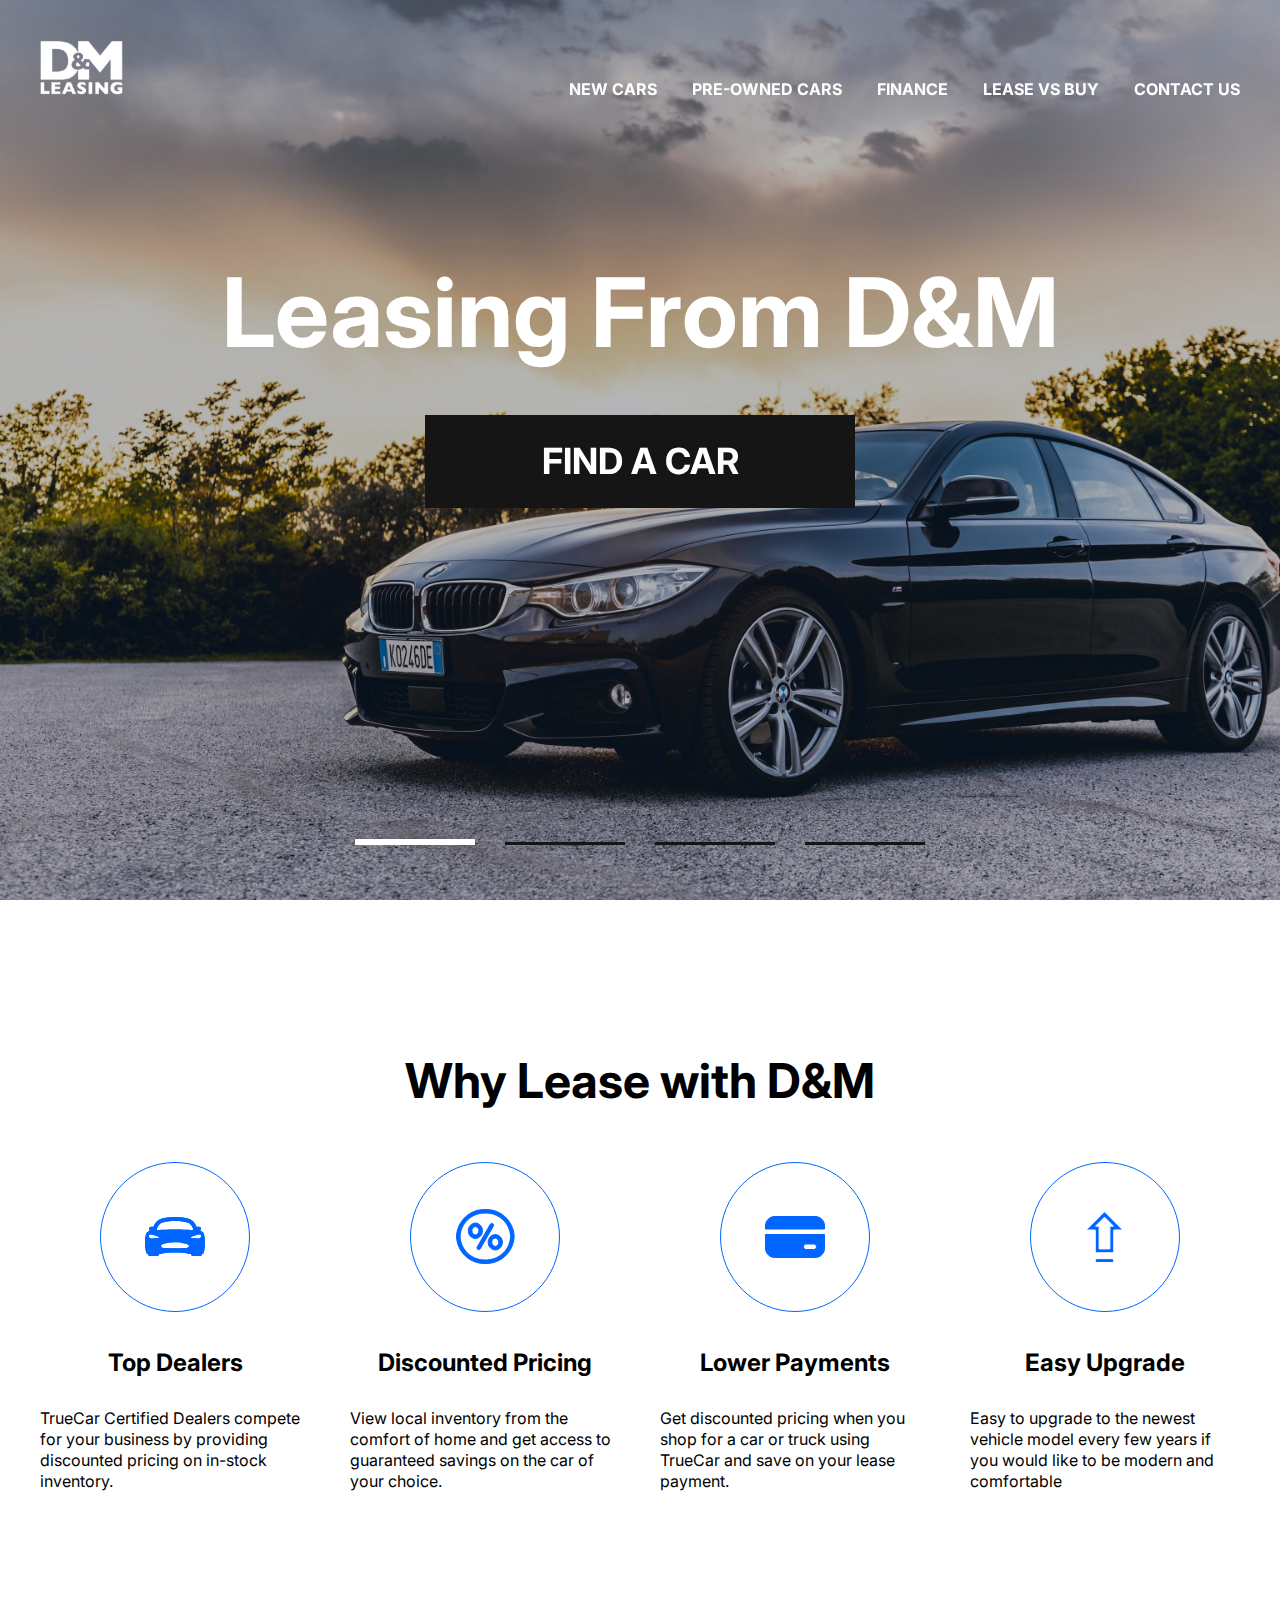
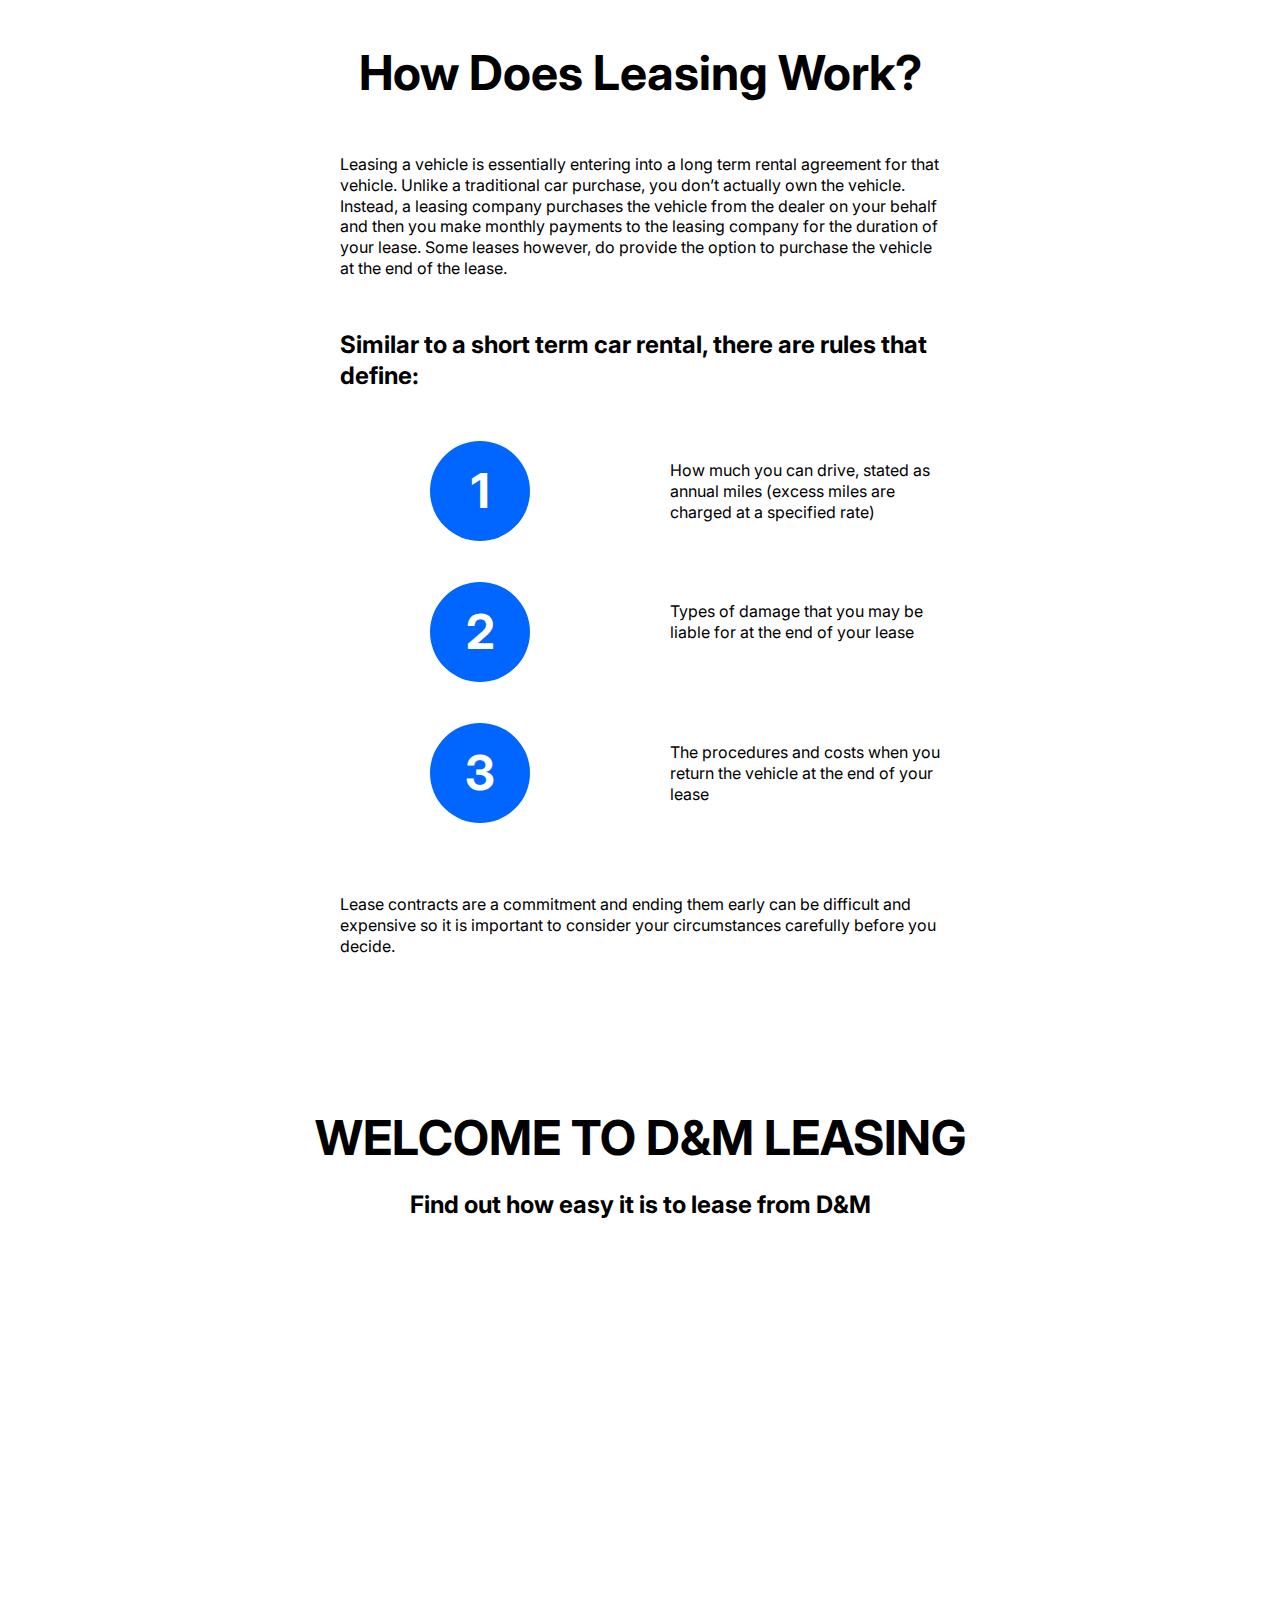
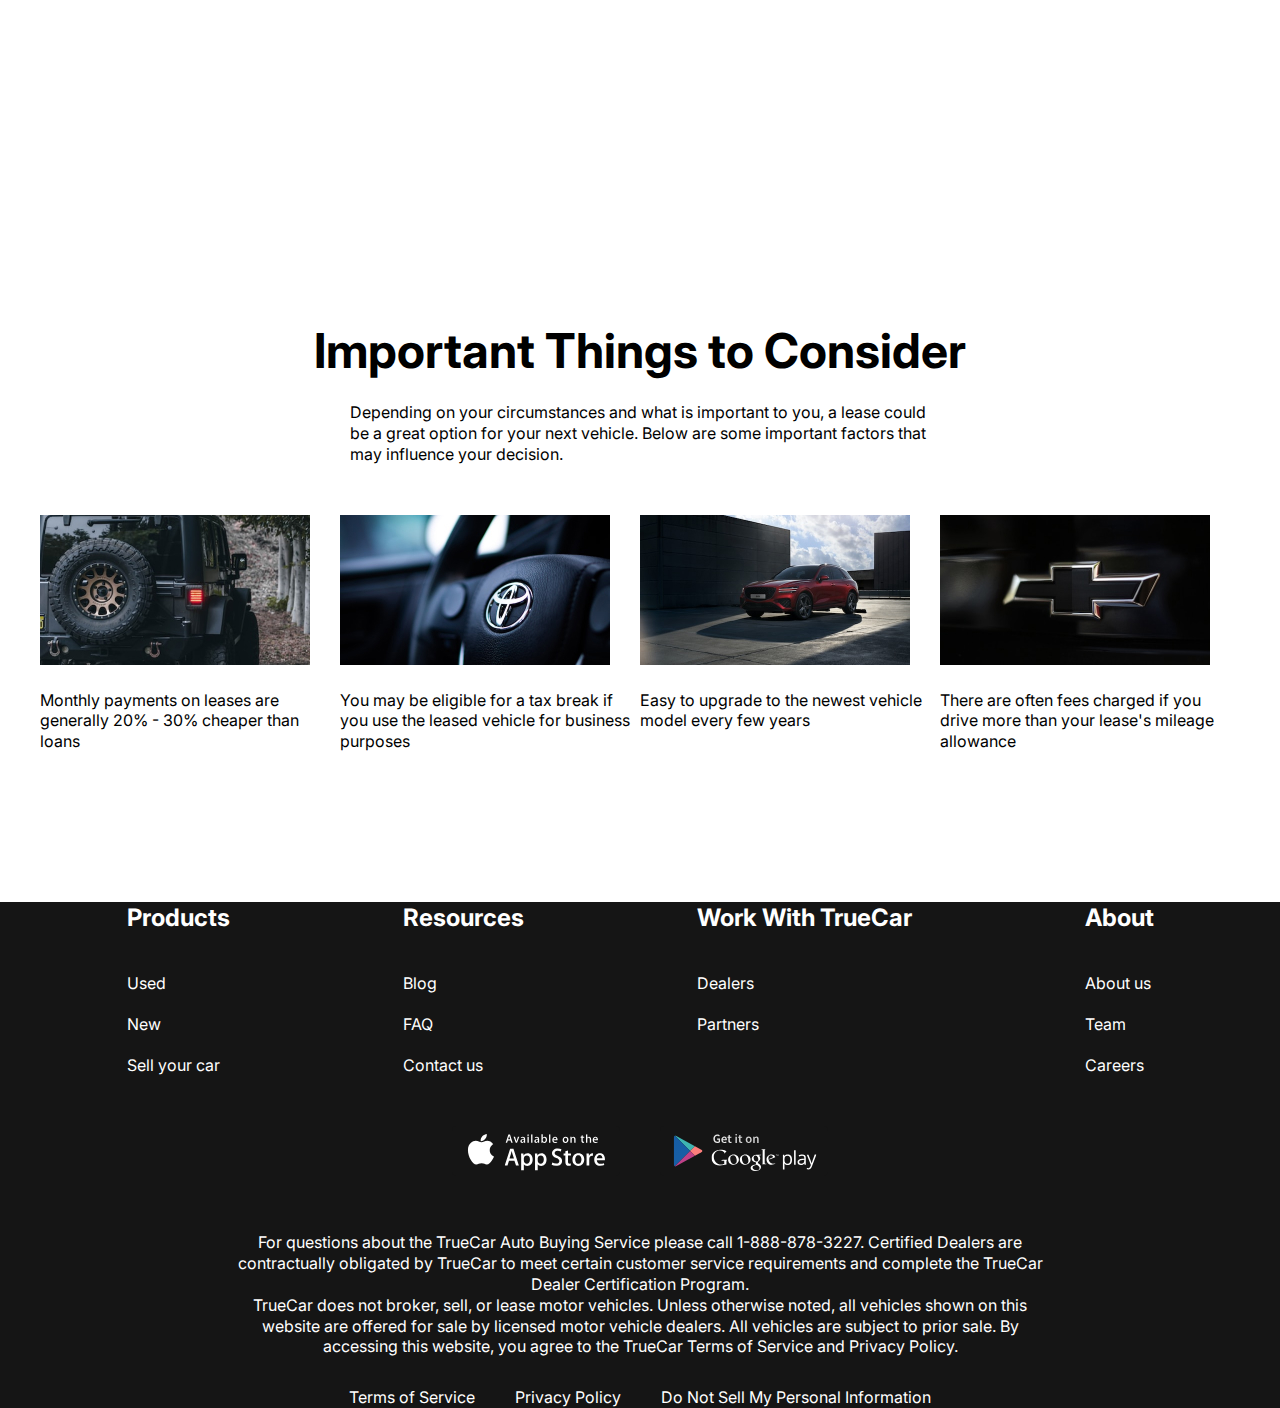
<file: index.html>
<!DOCTYPE html>
<html lang="en">

<head>
    <meta charset="UTF-8">
    <meta http-equiv="X-UA-Compatible" content="IE=edge">
    <meta name="viewport" content="width=device-width, initial-scale=1.0">
    <title>Document</title>
    <link rel="preconnect" href="https://fonts.googleapis.com">
    <link rel="preconnect" href="https://fonts.gstatic.com" crossorigin>
    <link href="https://fonts.googleapis.com/css2?family=Inter:wght@400;700&display=swap" rel="stylesheet">
    <link rel="stylesheet" href="https://cdn.jsdelivr.net/npm/swiper@9/swiper-bundle.min.css" />
    <link rel="stylesheet" href="css/style.css">
</head>

<body>

    <div class="wrapper">
        <header class="header header-main">
            <div class="container">
                <div class="header__inner">
                    <a href="index.html" class="logo">
                        <img src="images/logo.svg" alt="" class="logo__img">
                    </a>
                    <nav class="menu">
                        <ul class="menu__list">
                            <li class="menu__list-item">
                                <a href="#" class="menu__list-link">New Cars</a>
                            </li>
                            <li class="menu__list-item">
                                <a href="#" class="menu__list-link">Pre-owned Cars</a>
                            </li>
                            <li class="menu__list-item">
                                <a href="#" class="menu__list-link">Finance</a>
                            </li>
                            <li class="menu__list-item">
                                <a href="#" class="menu__list-link">Lease vs buy </a>
                            </li>
                            <li class="menu__list-item">
                                <a href="contacts.html" class="menu__list-link">contact us</a>
                            </li>
                        </ul>
                    </nav>
                </div>
            </div>
        </header>
        <!-- MAIN -->
        <main class="main">
            <section class="top">
                <div class="container">
                    <h1 class="title">
                        Leasing From D&M
                    </h1>
                    <a href="#" class="top__link">
                        FIND A CAR
                    </a>
                </div>
            </section>
            <div class="slider">
                <div class="swiper">
                    <div class="swiper-wrapper">
                        <div class="swiper-slide" style="background-image: url(images/slide-1.jpg);"></div>
                        <div class="swiper-slide" style="background-image: url(images/slide-1.jpg);"></div>
                        <div class="swiper-slide" style="background-image: url(images/slide-1.jpg);"></div>
                        <div class="swiper-slide" style="background-image: url(images/slide-1.jpg);"></div>
                    </div>
                    <div class="swiper-pagination"></div>
                </div>
            </div>

            <section class="why-lease">
                <div class="container">
                    <h2 class="section-title">
                        Why Lease with D&M
                    </h2>
                    <ul class="why-lease__least">
                        <li class="why-lease__item">
                            <img class="why-lease__item-img" src="images/why-lease-1.svg" alt="">
                            <h3 class="why-lease__item-title">Top Dealers</h3>
                            <p class="why-lease__item-text">
                                TrueCar Certified Dealers compete for your business by providing discounted pricing on
                                in-stock inventory.
                            </p>
                        </li>
                        <li class="why-lease__item">
                            <img class="why-lease__item-img" src="images/why-lease-2.svg" alt="">
                            <h3 class="why-lease__item-title">Discounted Pricing</h3>
                            <p class="why-lease__item-text">
                                View local inventory from the comfort of home and get access to guaranteed savings on
                                the car of your choice.
                            </p>
                        </li>
                        <li class="why-lease__item">
                            <img class="why-lease__item-img" src="images/why-lease-3.svg" alt="">
                            <h3 class="why-lease__item-title">Lower Payments</h3>
                            <p class="why-lease__item-text">
                                Get discounted pricing when you shop for a car or truck using TrueCar and save on your
                                lease payment.
                            </p>
                        </li>
                        <li class="why-lease__item">
                            <img class="why-lease__item-img" src="images/why-lease-4.svg" alt="">
                            <h3 class="why-lease__item-title">Easy Upgrade</h3>
                            <p class="why-lease__item-text">
                                Easy to upgrade to the newest vehicle model every few years if you would like to be
                                modern and comfortable
                            </p>
                        </li>
                    </ul>
                </div>
            </section>
            <section class="how-does">
                <div class="container">
                    <div class="how-does__inner">
                        <h2 class="section-title">
                            How Does Leasing Work?
                        </h2>
                        <p class="how-does__text">
                            Leasing a vehicle is essentially entering into a long term rental agreement for that
                            vehicle. Unlike a traditional car purchase, you don’t actually own the vehicle. Instead, a
                            leasing company purchases the vehicle from the dealer on your behalf and then you make
                            monthly payments to the leasing company for the duration of your lease. Some leases however,
                            do provide the option to purchase the vehicle at the end of the lease.
                        </p>
                        <h4 class="how__does-title">
                            Similar to a short term car rental, there are rules that define:
                        </h4>
                        <ol class="how__does-list">
                            <li class="how__does-item">How much you can drive, stated as annual miles (excess miles are
                                charged at a specified rate)</li>
                            <li class="how__does-item">Types of damage that you may be liable for at the end of your
                                lease</li>
                            <li class="how__does-item">The procedures and costs when you return the vehicle at the end
                                of your lease</li>
                        </ol>
                        <p class="how-does__text">
                            Lease contracts are a commitment and ending them early can be difficult and expensive so it
                            is important to consider your circumstances carefully before you decide.
                        </p>

                    </div>
                </div>
            </section>

            <section class="video">
                <div class="container">
                    <h2 class="section-title video__title">
                        WELCOME TO D&M LEASING
                    </h2>
                    <p class="video__text">
                        Find out how easy it is to lease from D&M
                    </p>
                    <iframe class="video__content" width="1000" height="500"
                        src="https://www.youtube.com/embed/lq149gCzkvE?controls=0" title="YouTube video player"
                        frameborder="0"
                        allow="accelerometer; autoplay; clipboard-write; encrypted-media; gyroscope; picture-in-picture; web-share"
                        allowfullscreen></iframe>
                </div>
            </section>

            <section class="important">
                <div class="container">
                    <h2 class="section-title important__title">
                        Important Things to Consider
                    </h2>
                    <p class="important__text">Depending on your circumstances and what is important to you, a lease
                        could be a great option for your next vehicle. Below are some important factors that may
                        influence your decision.
                    </p>
                    <ul class="important__list">
                        <li class="important_item">
                            <img src="images/imp-1.jpg" alt="" class="important__item-img">
                            <p class="important__item-text">
                                Monthly payments on leases are generally 20% - 30% cheaper than loans
                            </p>
                        </li>
                        <li class="important_item">
                            <img src="images/imp-2.jpg" alt="" class="important__item-img">
                            <p class="important__item-text">
You may be eligible for a tax break if you use the leased vehicle for business purposes                            </p>
                        </li>
                        <li class="important_item">
                            <img src="images/imp-3.jpg" alt="" class="important__item-img">
                            <p class="important__item-text">
Easy to upgrade to the newest vehicle model every few years                            </p>
                        </li>
                        <li class="important_item">
                            <img src="images/imp-4.jpg" alt="" class="important__item-img">
                            <p class="important__item-text">
There are often fees charged if you drive more than your lease's mileage allowance                            </p>
                        </li>
                    </ul>
                </div>
            </section>

        </main>
        <!-- Footer -->
        <footer class="footer">
            <div class="container">
                <nav class="footer__menu">
                    <ul class="footer__menu-list">
                        <li class="footer__menu-item">
                            <p class="footer__menu-title">Products</p>
                        </li>
                        <li class="footer__menu-item"><a href="#" class="footer__menu-link">Used</a></li>
                        <li class="footer__menu-item"><a href="#" class="footer__menu-link">New</a></li>
                        <li class="footer__menu-item"><a href="#" class="footer__menu-link">Sell your car</a></li>
                    </ul>
                    <ul class="footer__menu-list">
                        <li class="footer__menu-item">
                            <p class="footer__menu-title">Resources</p></a>
                        </li>
                        <li class="footer__menu-item"><a href="#" class="footer__menu-link">Blog</a></li>
                        <li class="footer__menu-item"><a href="#" class="footer__menu-link">FAQ</a></li>
                        <li class="footer__menu-item"><a href="#" class="footer__menu-link">Contact us</a></li>
                    </ul>
                    <ul class="footer__menu-list">
                        <li class="footer__menu-item">
                            <p class="footer__menu-title">Work With TrueCar</p></a>
                        </li>
                        <li class="footer__menu-item"><a href="#" class="footer__menu-link">Dealers</a></li>
                        <li class="footer__menu-item"><a href="#" class="footer__menu-link">Partners</a></li>
                    </ul>
                    <ul class="footer__menu-list">
                        <li class="footer__menu-item">
                            <p class="footer__menu-title">About</p></a>
                        </li>
                        <li class="footer__menu-item"><a href="#" class="footer__menu-link">About us</a></li>
                        <li class="footer__menu-item"><a href="#" class="footer__menu-link">Team</a></li>
                        <li class="footer__menu-item"><a href="#" class="footer__menu-link">Careers</a></li>
                    </ul>
                </nav>
                <ul class="app">
                    <li class="app__item">
                        <a href="#" class="app__item-link">
                            <img class="app__item-img" src="images/appstore.svg" alt="">
                        </a>
                    </li>
                    <li class="app__item">
                        <a href="#" class="app__item-link">
                            <img class="app__item-img" src="images/googleplay.svg" alt="">
                        </a>
                    </li>
                </ul>
                <div class="footer__copy">
                    <p class="footer__copy-text">For questions about the TrueCar Auto Buying Service please call
                        1-888-878-3227.
                        Certified Dealers are contractually obligated by TrueCar to meet certain customer service
                        requirements and complete the TrueCar Dealer Certification Program.
                    </p>
                    <p class="footer__copy-text">TrueCar does not broker, sell, or lease motor vehicles. Unless
                        otherwise noted, all vehicles shown on this website are offered for sale by licensed motor
                        vehicle dealers. All vehicles are subject to prior sale. By accessing this website, you agree to
                        the TrueCar Terms of Service and Privacy Policy.
                    </p>
                </div>
                <nav class="copy__nav">
                    <ul class="copy__nav-list">
                        <li class="copy__nav-item"><a href="#" class="copy__nav-link">Terms of Service</a></li>
                        <li class="copy__nav-item"><a href="#" class="copy__nav-link">Privacy Policy</a></li>
                        <li class="copy__nav-item"><a href="#" class="copy__nav-link">Do Not Sell My Personal
                                Information</a></li>
                    </ul>
                </nav>
            </div>
        </footer>
    </div>

    <script src="https://cdn.jsdelivr.net/npm/swiper@9/swiper-bundle.min.js"></script>
    <script src="js/main.js"></script>

</body>

</html>
</file>
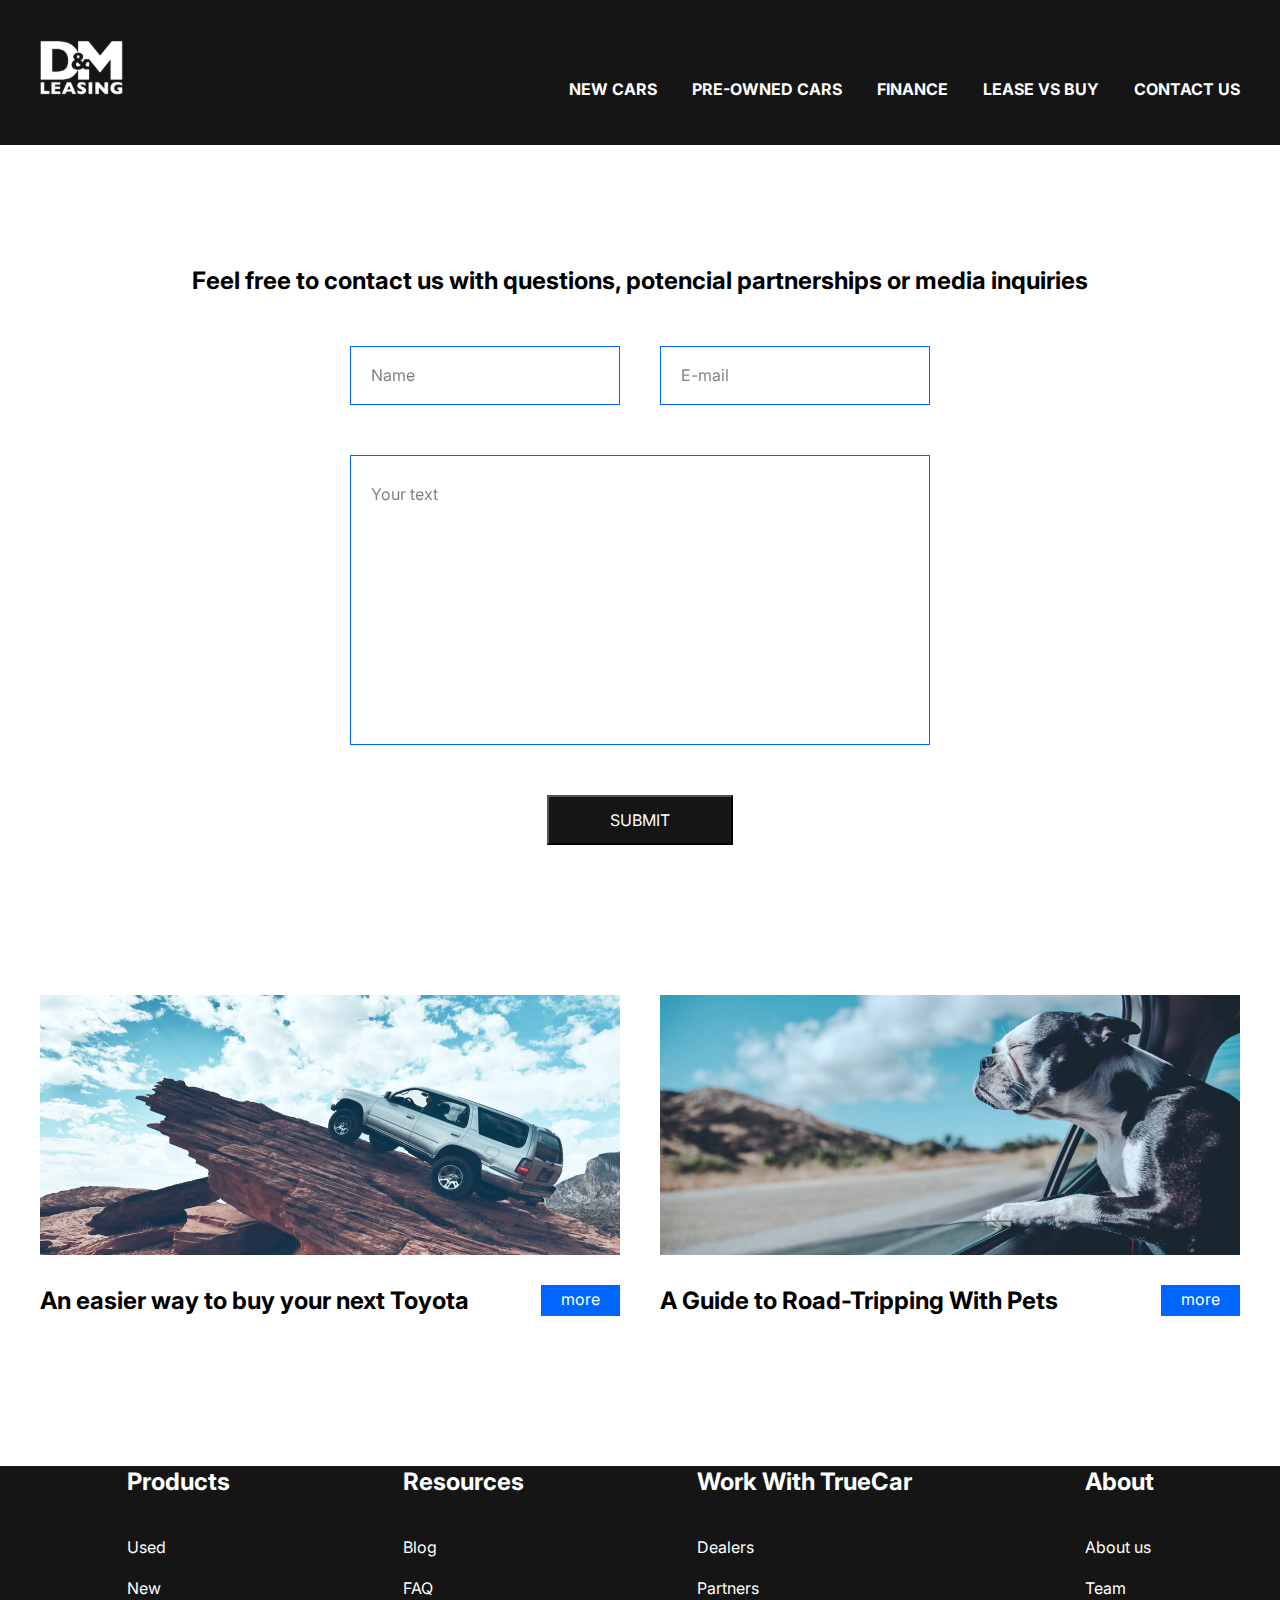
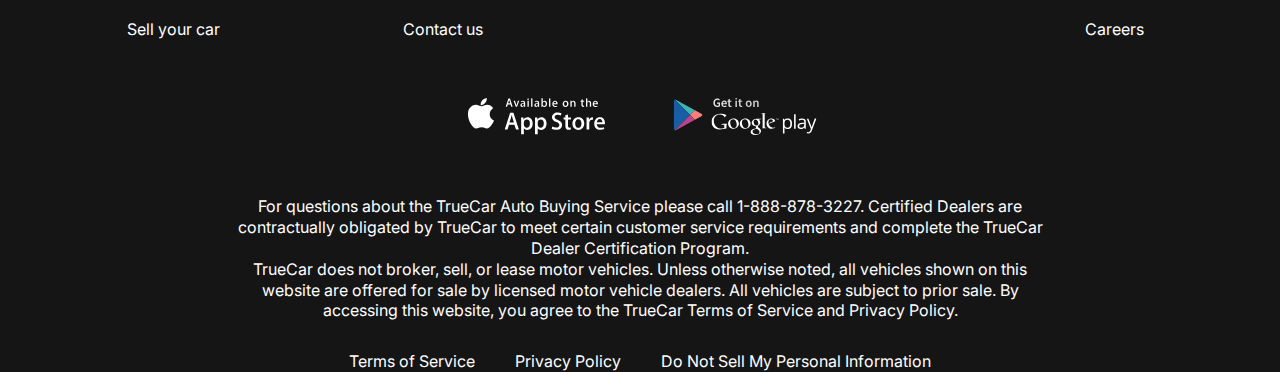
<file: contacts.html>
<!DOCTYPE html>
<html lang="en">

<head>
    <meta charset="UTF-8">
    <meta http-equiv="X-UA-Compatible" content="IE=edge">
    <meta name="viewport" content="width=device-width, initial-scale=1.0">
    <title>Document</title>
    <link rel="preconnect" href="https://fonts.googleapis.com">
    <link rel="preconnect" href="https://fonts.gstatic.com" crossorigin>
    <link href="https://fonts.googleapis.com/css2?family=Inter:wght@400;700&display=swap" rel="stylesheet">
    <link rel="stylesheet" href="css/style.css">
</head>

<body>

    <div class="wrapper">
        <header class="header">
            <div class="container">
                <div class="header__inner">
                    <a href="index.html" class="logo">
                        <img src="images/logo.svg" alt="" class="logo__img">
                    </a>
                    <nav class="menu">
                        <ul class="menu__list">
                            <li class="menu__list-item">
                                <a href="new-cars.html" class="menu__list-link">New Cars</a>
                            </li>
                            <li class="menu__list-item">
                                <a href="#" class="menu__list-link">Pre-owned Cars</a>
                            </li>
                            <li class="menu__list-item">
                                <a href="#" class="menu__list-link">Finance</a>
                            </li>
                            <li class="menu__list-item">
                                <a href="#" class="menu__list-link">Lease vs buy </a>
                            </li>
                            <li class="menu__list-item">
                                <a href="#" class="menu__list-link">contact us</a>
                            </li>
                        </ul>
                    </nav>
                </div>
            </div>
        </header>
        <main class="main">

            <section class="contacts">
                <div class="container">
                    <h2 class="section-title contacts__title"></h2>
                    <p class="contacts__text">Feel free to contact us with questions, potencial partnerships or media
                        inquiries
                    </p>
                    <form action="#" class="form">
                        <input type="text" class="form__input" placeholder="Name">
                        <input type="email" class="form__input" placeholder="E-mail">
                        <textarea class="form__textarea" placeholder="Your text"></textarea>
                        <button class="form__btn" type="submit">SUBMIT</button>
                    </form>
                </div>
            </section>
            <section class="blog">
                <div class="container">
                    <div class="blog__items">
                        <div class="blog__item">
                            <img src="images/blog-1.jpg" alt="" class="blog__item-img">
                            <h4 class="blog__item-title">An easier way to buy your next Toyota</h4>
                            <a href="" class="blog__item-link">more</a>
                        </div>
                        <div class="blog__item">
                            <img src="images/blog-2.jpg" alt="" class="blog__item-img">
                            <h4 class="blog__item-title">A Guide to Road-Tripping With Pets</h4>
                            <a href="" class="blog__item-link">more</a>
                        </div>
                    </div>
                </div>
            </section>

        </main>
        <footer class="footer">
            <div class="container">
                <nav class="footer__menu">
                    <ul class="footer__menu-list">
                        <li class="footer__menu-item">
                            <p class="footer__menu-title">Products</p>
                        </li>
                        <li class="footer__menu-item"><a href="#" class="footer__menu-link">Used</a></li>
                        <li class="footer__menu-item"><a href="#" class="footer__menu-link">New</a></li>
                        <li class="footer__menu-item"><a href="#" class="footer__menu-link">Sell your car</a></li>
                    </ul>
                    <ul class="footer__menu-list">
                        <li class="footer__menu-item">
                            <p class="footer__menu-title">Resources</p></a>
                        </li>
                        <li class="footer__menu-item"><a href="#" class="footer__menu-link">Blog</a></li>
                        <li class="footer__menu-item"><a href="#" class="footer__menu-link">FAQ</a></li>
                        <li class="footer__menu-item"><a href="#" class="footer__menu-link">Contact us</a></li>
                    </ul>
                    <ul class="footer__menu-list">
                        <li class="footer__menu-item">
                            <p class="footer__menu-title">Work With TrueCar</p></a>
                        </li>
                        <li class="footer__menu-item"><a href="#" class="footer__menu-link">Dealers</a></li>
                        <li class="footer__menu-item"><a href="#" class="footer__menu-link">Partners</a></li>
                    </ul>
                    <ul class="footer__menu-list">
                        <li class="footer__menu-item">
                            <p class="footer__menu-title">About</p></a>
                        </li>
                        <li class="footer__menu-item"><a href="#" class="footer__menu-link">About us</a></li>
                        <li class="footer__menu-item"><a href="#" class="footer__menu-link">Team</a></li>
                        <li class="footer__menu-item"><a href="#" class="footer__menu-link">Careers</a></li>
                    </ul>
                </nav>
                <ul class="app">
                    <li class="app__item">
                        <a href="#" class="app__item-link">
                            <img class="app__item-img" src="images/appstore.svg" alt="">
                        </a>
                    </li>
                    <li class="app__item">
                        <a href="#" class="app__item-link">
                            <img class="app__item-img" src="images/googleplay.svg" alt="">
                        </a>
                    </li>
                </ul>
                <div class="footer__copy">
                    <p class="footer__copy-text">For questions about the TrueCar Auto Buying Service please call
                        1-888-878-3227.
                        Certified Dealers are contractually obligated by TrueCar to meet certain customer service
                        requirements and complete the TrueCar Dealer Certification Program.
                    </p>
                    <p class="footer__copy-text">TrueCar does not broker, sell, or lease motor vehicles. Unless
                        otherwise noted, all vehicles shown on this website are offered for sale by licensed motor
                        vehicle dealers. All vehicles are subject to prior sale. By accessing this website, you agree to
                        the TrueCar Terms of Service and Privacy Policy.
                    </p>
                </div>
                <nav class="copy__nav">
                    <ul class="copy__nav-list">
                        <li class="copy__nav-item"><a href="#" class="copy__nav-link">Terms of Service</a></li>
                        <li class="copy__nav-item"><a href="#" class="copy__nav-link">Privacy Policy</a></li>
                        <li class="copy__nav-item"><a href="#" class="copy__nav-link">Do Not Sell My Personal
                                Information</a></li>
                    </ul>
                </nav>
            </div>
        </footer>
    </div>

</body>

</html>
</file>
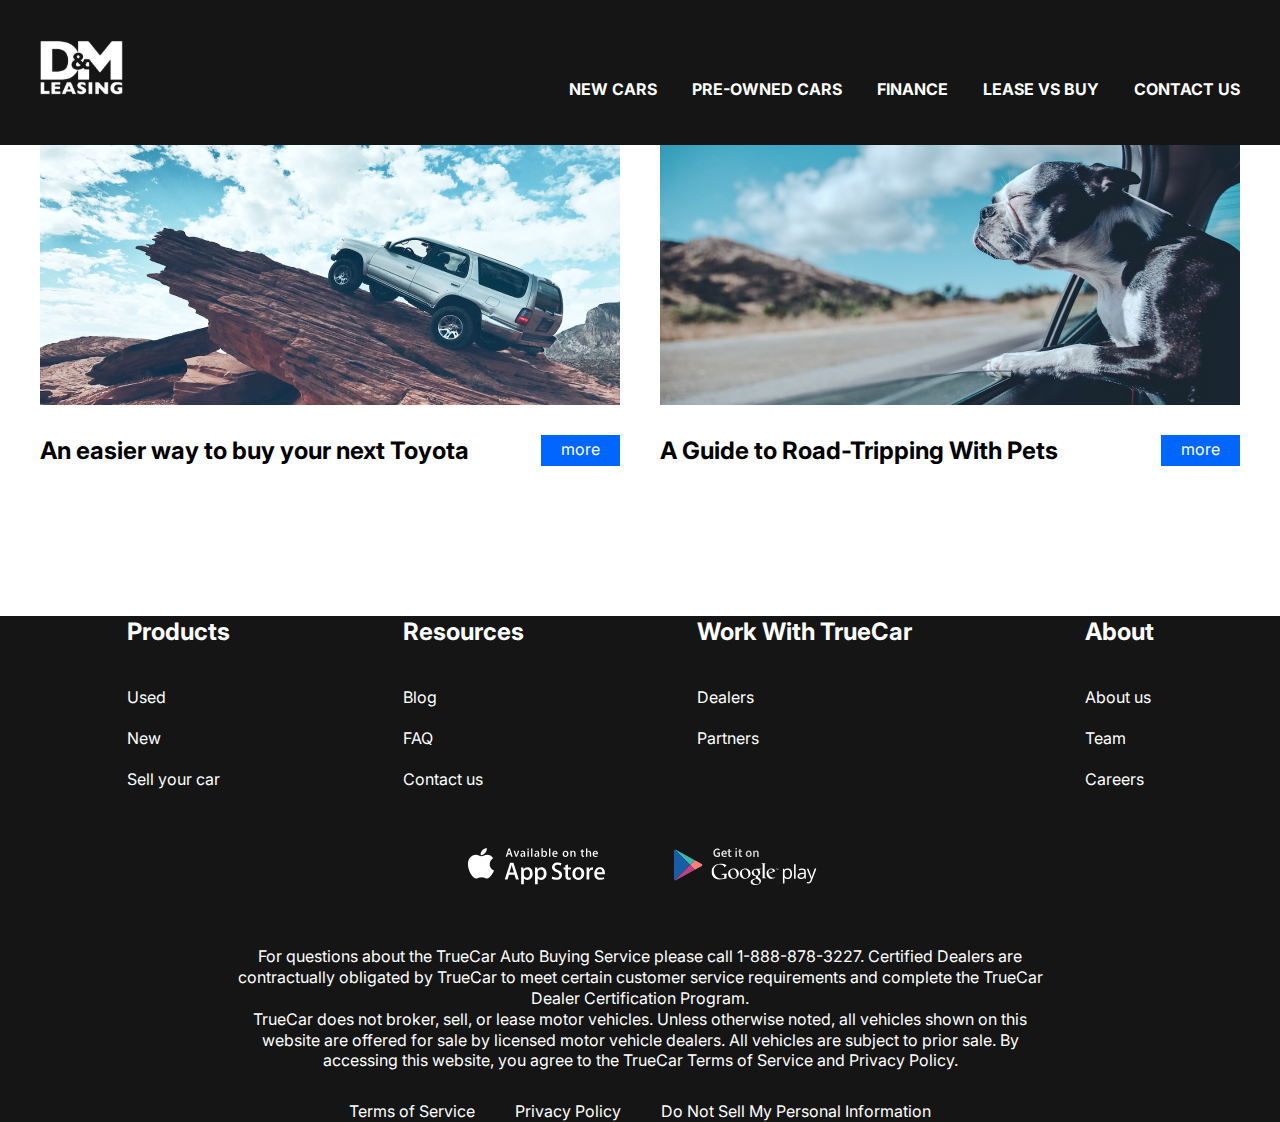
<file: new-cars.html>
<!DOCTYPE html>
<html lang="en">

<head>
    <meta charset="UTF-8">
    <meta http-equiv="X-UA-Compatible" content="IE=edge">
    <meta name="viewport" content="width=device-width, initial-scale=1.0">
    <title>Document</title>
    <link rel="preconnect" href="https://fonts.googleapis.com">
    <link rel="preconnect" href="https://fonts.gstatic.com" crossorigin>
    <link href="https://fonts.googleapis.com/css2?family=Inter:wght@400;700&display=swap" rel="stylesheet">
    <link rel="stylesheet" href="css/style.css">
</head>

<body>

    <div class="wrapper">
        <header class="header">
            <div class="container">
                <div class="header__inner">
                    <a href="index.html" class="logo">
                        <img src="images/logo.svg" alt="" class="logo__img">
                    </a>
                    <nav class="menu">
                        <ul class="menu__list">
                            <li class="menu__list-item">
                                <a href="#" class="menu__list-link">New Cars</a>
                            </li>
                            <li class="menu__list-item">
                                <a href="#" class="menu__list-link">Pre-owned Cars</a>
                            </li>
                            <li class="menu__list-item">
                                <a href="#" class="menu__list-link">Finance</a>
                            </li>
                            <li class="menu__list-item">
                                <a href="#" class="menu__list-link">Lease vs buy </a>
                            </li>
                            <li class="menu__list-item">
                                <a href="contacts.html" class="menu__list-link">contact us</a>
                            </li>
                        </ul>
                    </nav>
                </div>
            </div>
        </header>
        <main class="main">
            <section class="blog">
                <div class="container">
                    <div class="blog__items">
                        <div class="blog__item">
                            <img src="images/blog-1.jpg" alt="" class="blog__item-img">
                            <h4 class="blog__item-title">An easier way to buy your next Toyota</h4>
                            <a href="" class="blog__item-link">more</a>
                        </div>
                        <div class="blog__item">
                            <img src="images/blog-2.jpg" alt="" class="blog__item-img">
                            <h4 class="blog__item-title">A Guide to Road-Tripping With Pets</h4>
                            <a href="" class="blog__item-link">more</a>
                        </div>
                    </div>
                </div>
            </section>
        </main>
        <footer class="footer">
            <div class="container">
                <nav class="footer__menu">
                    <ul class="footer__menu-list">
                        <li class="footer__menu-item">
                            <p class="footer__menu-title">Products</p>
                        </li>
                        <li class="footer__menu-item"><a href="#" class="footer__menu-link">Used</a></li>
                        <li class="footer__menu-item"><a href="#" class="footer__menu-link">New</a></li>
                        <li class="footer__menu-item"><a href="#" class="footer__menu-link">Sell your car</a></li>
                    </ul>
                    <ul class="footer__menu-list">
                        <li class="footer__menu-item">
                            <p class="footer__menu-title">Resources</p></a>
                        </li>
                        <li class="footer__menu-item"><a href="#" class="footer__menu-link">Blog</a></li>
                        <li class="footer__menu-item"><a href="#" class="footer__menu-link">FAQ</a></li>
                        <li class="footer__menu-item"><a href="#" class="footer__menu-link">Contact us</a></li>
                    </ul>
                    <ul class="footer__menu-list">
                        <li class="footer__menu-item">
                            <p class="footer__menu-title">Work With TrueCar</p></a>
                        </li>
                        <li class="footer__menu-item"><a href="#" class="footer__menu-link">Dealers</a></li>
                        <li class="footer__menu-item"><a href="#" class="footer__menu-link">Partners</a></li>
                    </ul>
                    <ul class="footer__menu-list">
                        <li class="footer__menu-item">
                            <p class="footer__menu-title">About</p></a>
                        </li>
                        <li class="footer__menu-item"><a href="#" class="footer__menu-link">About us</a></li>
                        <li class="footer__menu-item"><a href="#" class="footer__menu-link">Team</a></li>
                        <li class="footer__menu-item"><a href="#" class="footer__menu-link">Careers</a></li>
                    </ul>
                </nav>
                <ul class="app">
                    <li class="app__item">
                        <a href="#" class="app__item-link">
                            <img class="app__item-img" src="images/appstore.svg" alt="">
                        </a>
                    </li>
                    <li class="app__item">
                        <a href="#" class="app__item-link">
                            <img class="app__item-img" src="images/googleplay.svg" alt="">
                        </a>
                    </li>
                </ul>
                <div class="footer__copy">
                    <p class="footer__copy-text">For questions about the TrueCar Auto Buying Service please call
                        1-888-878-3227.
                        Certified Dealers are contractually obligated by TrueCar to meet certain customer service
                        requirements and complete the TrueCar Dealer Certification Program.
                    </p>
                    <p class="footer__copy-text">TrueCar does not broker, sell, or lease motor vehicles. Unless
                        otherwise noted, all vehicles shown on this website are offered for sale by licensed motor
                        vehicle dealers. All vehicles are subject to prior sale. By accessing this website, you agree to
                        the TrueCar Terms of Service and Privacy Policy.
                    </p>
                </div>
                <nav class="copy__nav">
                    <ul class="copy__nav-list">
                        <li class="copy__nav-item"><a href="#" class="copy__nav-link">Terms of Service</a></li>
                        <li class="copy__nav-item"><a href="#" class="copy__nav-link">Privacy Policy</a></li>
                        <li class="copy__nav-item"><a href="#" class="copy__nav-link">Do Not Sell My Personal
                                Information</a></li>
                    </ul>
                </nav>
            </div>
        </footer>
    </div>

</body>

</html>
</file>
<file: css/style.css>
html {
    box-sizing: border-box;
}

*,
*::after,
*::before {
    box-sizing: inherit;
    margin: 0;
    padding: 0;
}

html,
body {
    height: 100%;
}

ul {
    list-style-type: none;
}

a {
    text-decoration: none;
    color: inherit;
}

.section-title {
    margin-bottom: 50px;
    font-size: 48px;
    font-weight: 700;
    text-align: center;
}

.wrapper {
    min-height: 100%;
    display: flex;
    flex-direction: column;
}

.container {
    max-width: 1220px;
    margin: 0 auto;
    padding: 0 10px;
}

body {
    font-family: 'Inter', sans-serif;
    font-size: 16px;
    font-weight: 400;
    line-height: 1.3;
}

.header {
    background-color: #151515;
}

.header-main {
    background-color: transparent;
    position: absolute;
    z-index: 10;
    left: 0;
    right: 0;
}

.header__inner {
    padding-top: 40px;
    padding-bottom: 45px;
    display: flex;
    justify-content: space-between;
    align-items: flex-end;
}

.menu__list {
    display: flex;
    gap: 35px;
}

.menu__list-link {
    color: #fff;
    text-transform: uppercase;
    font-weight: 700;

}

.footer {
    background-color: #151515;
    padding: 50px 0 32x;
    color: #fff;

}

.footer__menu {
    display: flex;
    justify-content: space-around;
    margin-bottom: 50px;
}

.footer__menu-list {
    max-width: 250px;
}

.footer__menu-title {
    font-size: 24px;
    font-weight: 700;
    padding-bottom: 20px;
}

.footer__menu-item+.footer__menu-item {
    padding-top: 20px;
}

.app {
    display: flex;
    justify-content: center;
    gap: 40px;
    margin-bottom: 52px;
}

.footer__copy {
    max-width: 806px;
    margin: 0 auto 30px;
    text-align: center;
}

.copy__nav-list {
    display: flex;
    justify-content: center;
    gap: 40px;
}

.main {
    flex-grow: 1;
}

.top {
    color: #fff;
    text-align: center;
    padding-top: 250px;
    padding-bottom: 50px;
    position: absolute;
    z-index: 5;
    left: 0;
    right: 0;
}

.title {

    padding-bottom: 40px;
    font-size: 96px;
    font-weight: 700;
}

.top__link {
    background-color: #151515;
    padding: 23px;
    max-width: 430px;
    width: 100%;
    display: inline-block;
    text-transform: uppercase;
    font-size: 36px;
    font-weight: 700;
}

.swiper::after {
    content: '';
    background: rgba(21, 21, 21, 0.3);
    position: absolute;
    z-index: 5;
    left: 0;
    bottom: 0;
    right: 0;
    top: 0;
}


.swiper-slide {
    background-repeat: no-repeat;
    background-size: cover;
    background-position: center;
    height: 100vh;
}

.swiper-pagination-bullet {
    width: 120px;
    height: 3px;
    background-color: #151515;
    border-radius: 0;
    opacity: 1;
}

.swiper-pagination-horizontal.swiper-pagination-bullets .swiper-pagination-bullet {
    margin: 0 15px;
}

.swiper-pagination-bullets.swiper-pagination-horizontal {
    bottom: 50px;
}

.swiper-pagination-bullet-active {
    height: 6px;
    background-color: #fff;

}

.why-lease {
    padding: 150px 0;
}

.why-lease__least {
    display: grid;
    grid-template-columns: repeat(4, 1fr);
    gap: 40px;
    text-align: center;
}

.why-lease__item-img {
    margin-bottom: 30px;

}

.why-lease__item-title {
    margin-bottom: 30px;
    font-size: 24px;
    font-weight: 700;
}

.why-lease__item-text {
    text-align: left;
}

.how-does {
    padding-bottom: 150px;
}

.how-does__inner {
    max-width: 600px;
    margin: 0 auto;
}

.how__does-title {
    font-size: 24px;
    font-weight: 700;
    padding-top: 50px;
}

.how__does-list {
    padding: 50px 0 70px;
    counter-reset: myCounter;
}

.how__does-item {
    list-style-type: none;
    width: 270px;
    position: relative;
    margin-left: auto;
    box-sizing: content-box;
    padding: 19px 0 19px 240px;
    min-height: 63px;

}

/* Щоб у всіх сусідніх був mt:40 а в першого не було */
.how__does-item+.how__does-item {
    margin-top: 40px;
}

.how__does-item::before {
    counter-increment: myCounter;
    content: counter(myCounter);
    display: flex;
    align-items: center;
    justify-content: center;
    font-size: 48px;
    font-weight: 700;
    background-color: #0066FF;
    width: 100px;
    height: 100px;
    border-radius: 50%;
    color: #fff;
    position: absolute;
    left: 0;
    top: 0;
}

.video {
    padding-bottom: 150px;
}

.video__title {
    margin-bottom: 20px;
}

.video__text {
    font-size: 24px;
    font-weight: 700;
    margin-bottom: 50px;
    text-align: center;
}

.video__content {
    margin: 0 auto;
    display: block;
}

.important {
    padding-bottom: 150px;
}

.important__title {
    margin-bottom: 20px;
}

.important__text {
    max-width: 580px;
    margin: 0 auto 50px;
}

.important__list {
    display: grid;
    grid-template-columns: repeat(4, 1fr);
}

.important__item-img {
    margin-bottom: 20px;
}

.contacts {
    padding: 100px 0 150px;
}

.contacts__title {
    margin-bottom: 20px;
}

.contacts__text {
    padding: 0 100px;
    font-size: 24px;
    font-weight: 700;
    text-align: center;
    margin-bottom: 50px;
}

form {
    max-width: 580px;
    margin: 0 auto;
    display: flex;
    justify-content: space-between;
    flex-wrap: wrap;
}

.form__input {
    width: 270px;
    padding: 18px 20px;
    display: inline-block;
    border: 1px solid #0066FF;
    margin-bottom: 50px;
    font-family: 'Inter', sans-serif;
    font-size: 16px;
    font-weight: 400;
    line-height: 1.3;
    color: #000;
}

.form__input::placeholder,
.form__textarea::placeholder {
    font-family: 'Inter', sans-serif;
    font-size: 16px;
    font-weight: 400;
    line-height: 1.3;
    color: #000;
    opacity: .5;
}

.form__textarea {
    width: 100%;
    resize: none;
    padding: 28px 20px;
    height: 290px;
    border: 1px solid #0066FF;
    font-family: 'Inter', sans-serif;
    font-size: 16px;
    font-weight: 400;
    line-height: 1.3;
    color: #000;
    margin-bottom: 50px;
}

.form__btn {
    text-transform: uppercase;
    color: #fff;
    background-color: #151515;
    font-family: 'Inter', sans-serif;
    font-size: 16px;
    font-weight: 400;
    padding: 13px 61px;
    margin: 0 auto;
}

.blog {
    padding-bottom: 150px;

}

.blog__items {
    display: grid;
    grid-template-columns: repeat(2, 1fr);
    gap: 40px;
}

.blog__item {
    display: flex;
    justify-content: space-between;
    flex-wrap: wrap;
}

.blog__item-img {
    margin-bottom: 30px;
    width: 100%;
}

.blog__item-title{
    flex-basis: 446px;
    font-size: 24px;
    font-weight: 700;
}

.blog__item-link{
    color: #fff;
    background-color: #0066FF;
    padding: 4px 20px;
}
</file>
